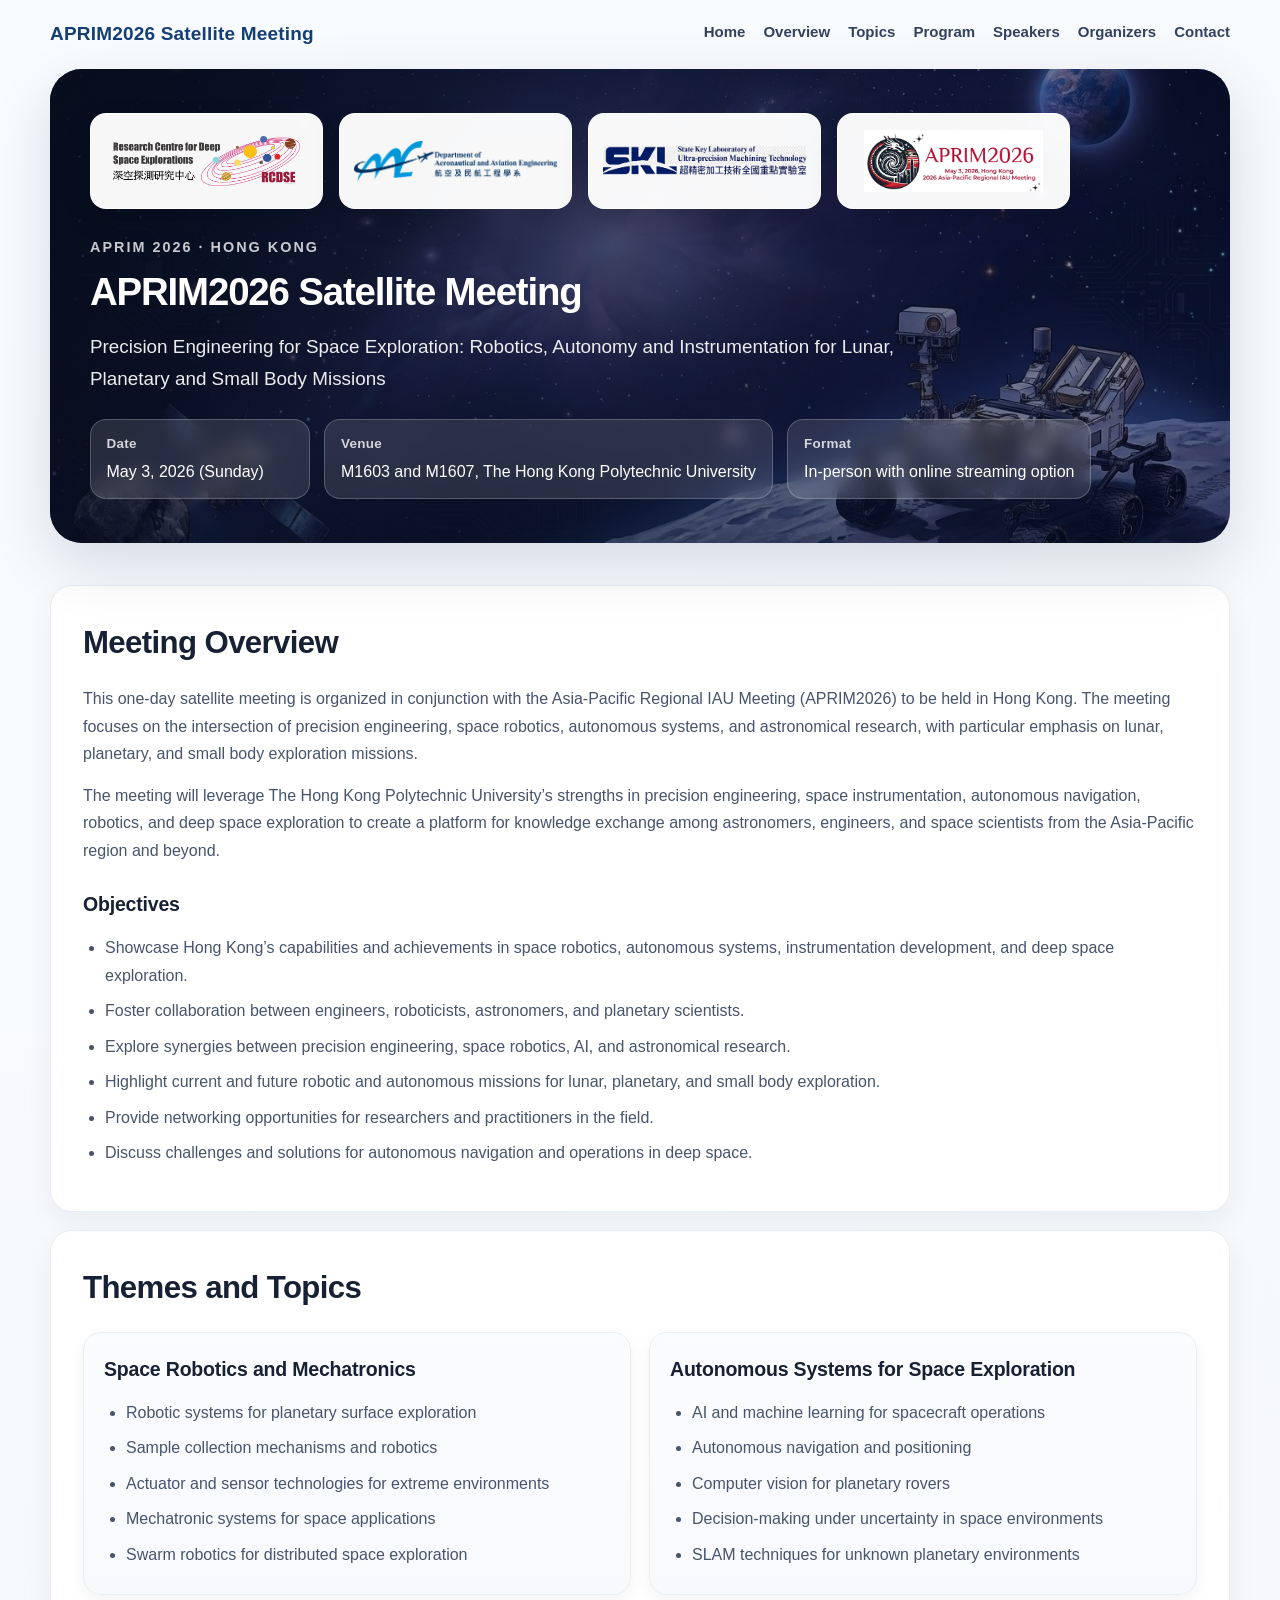
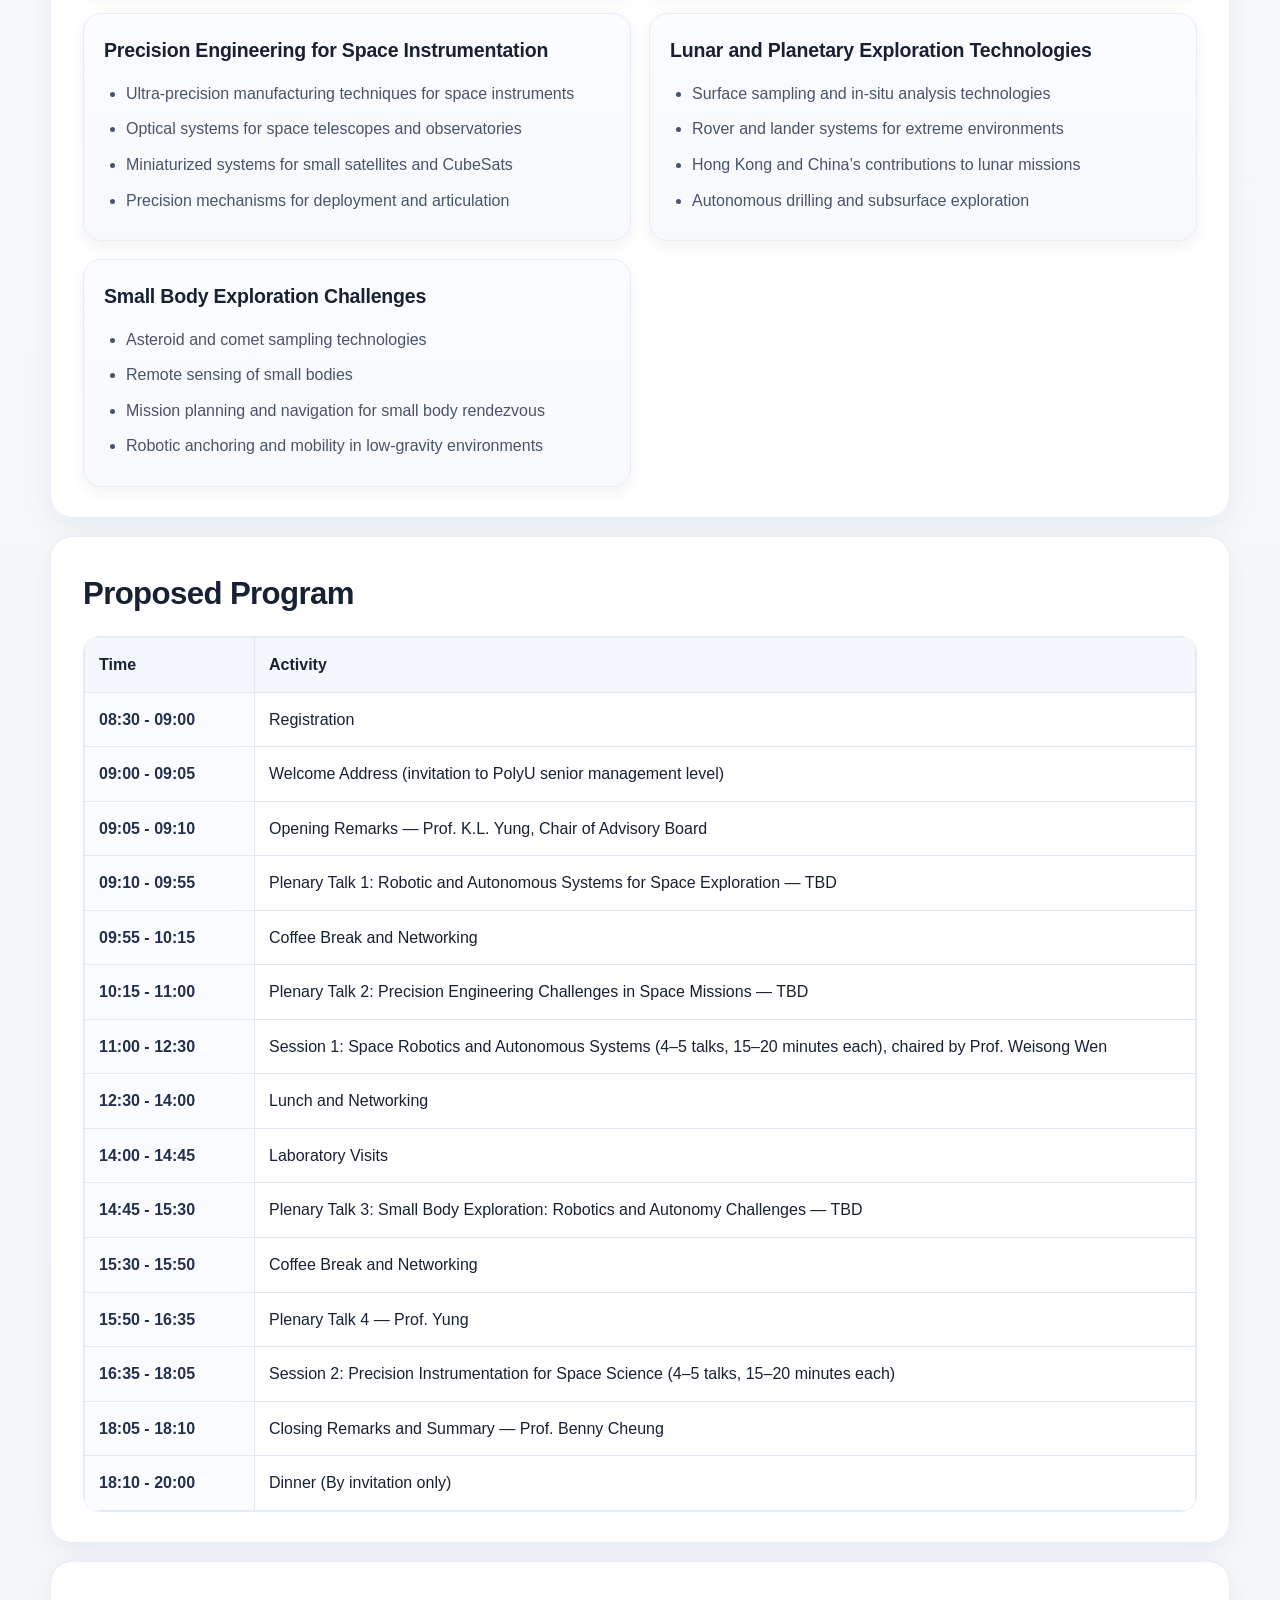
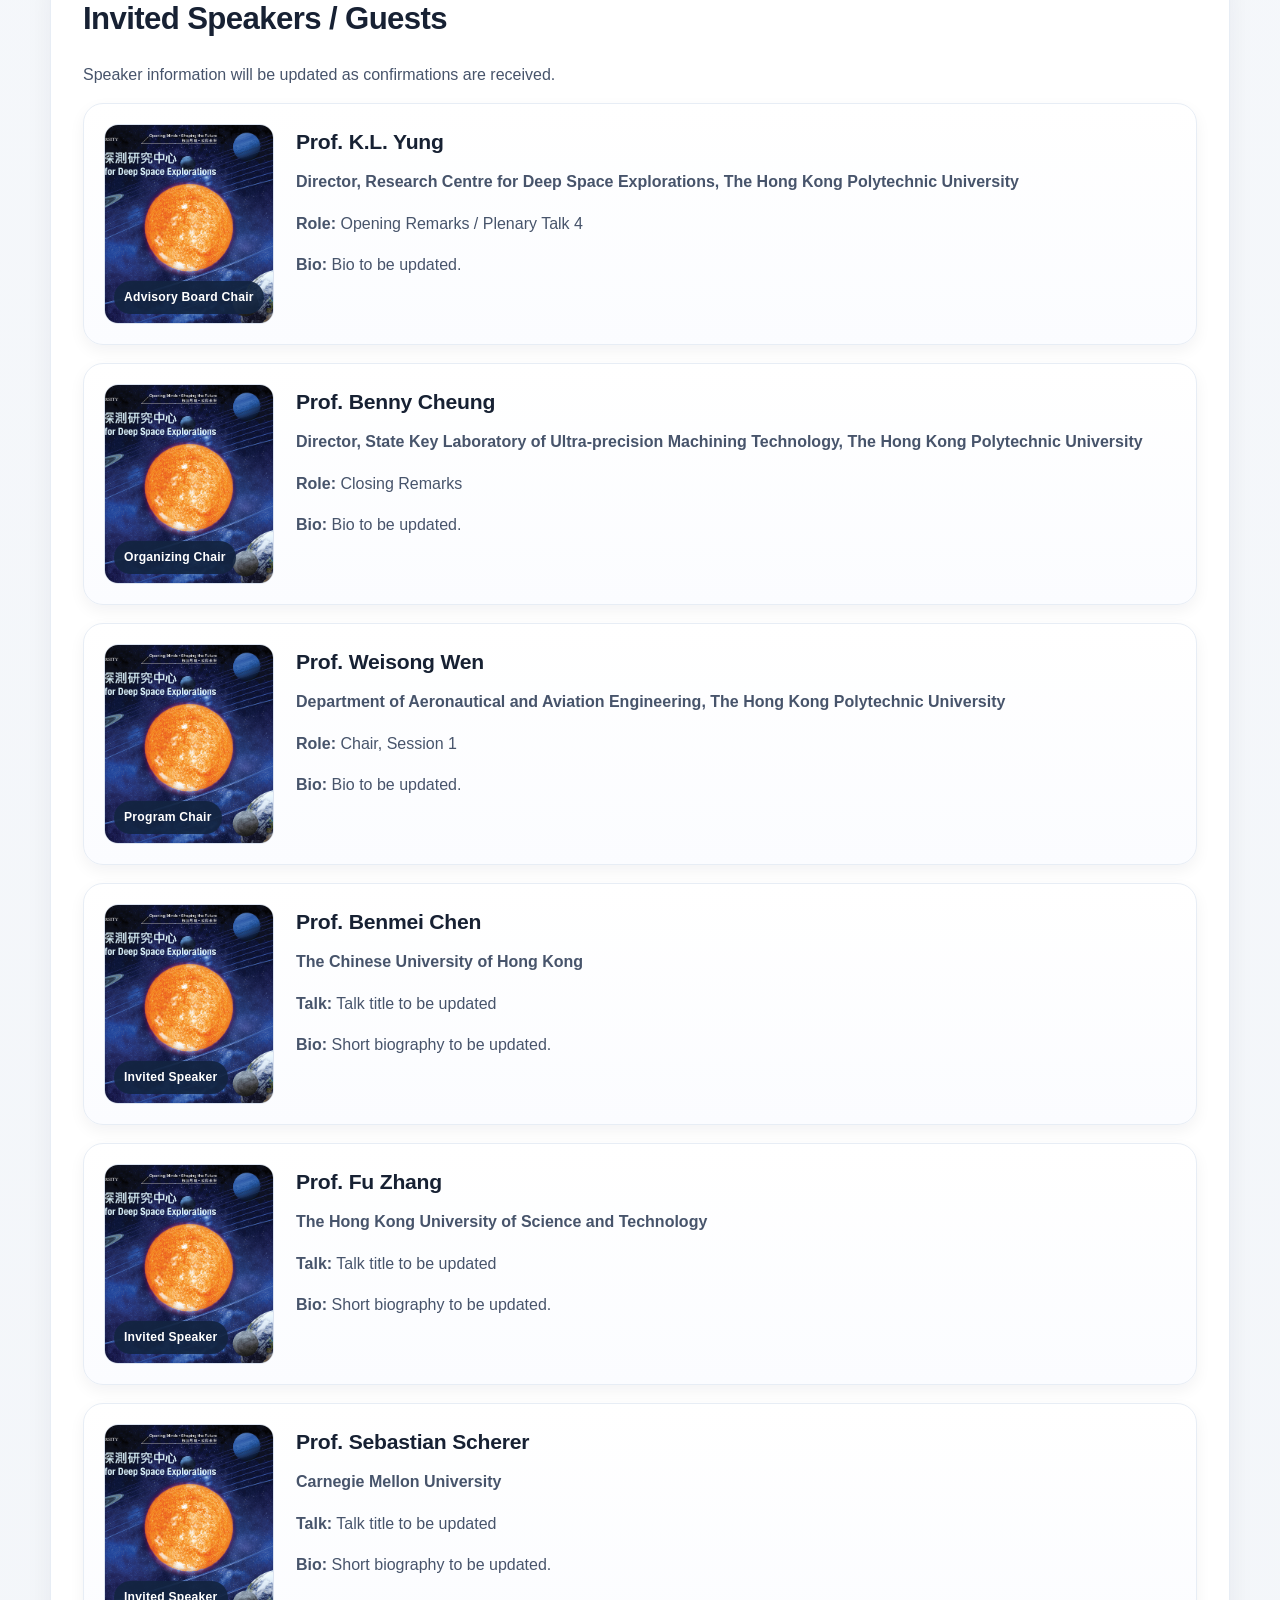
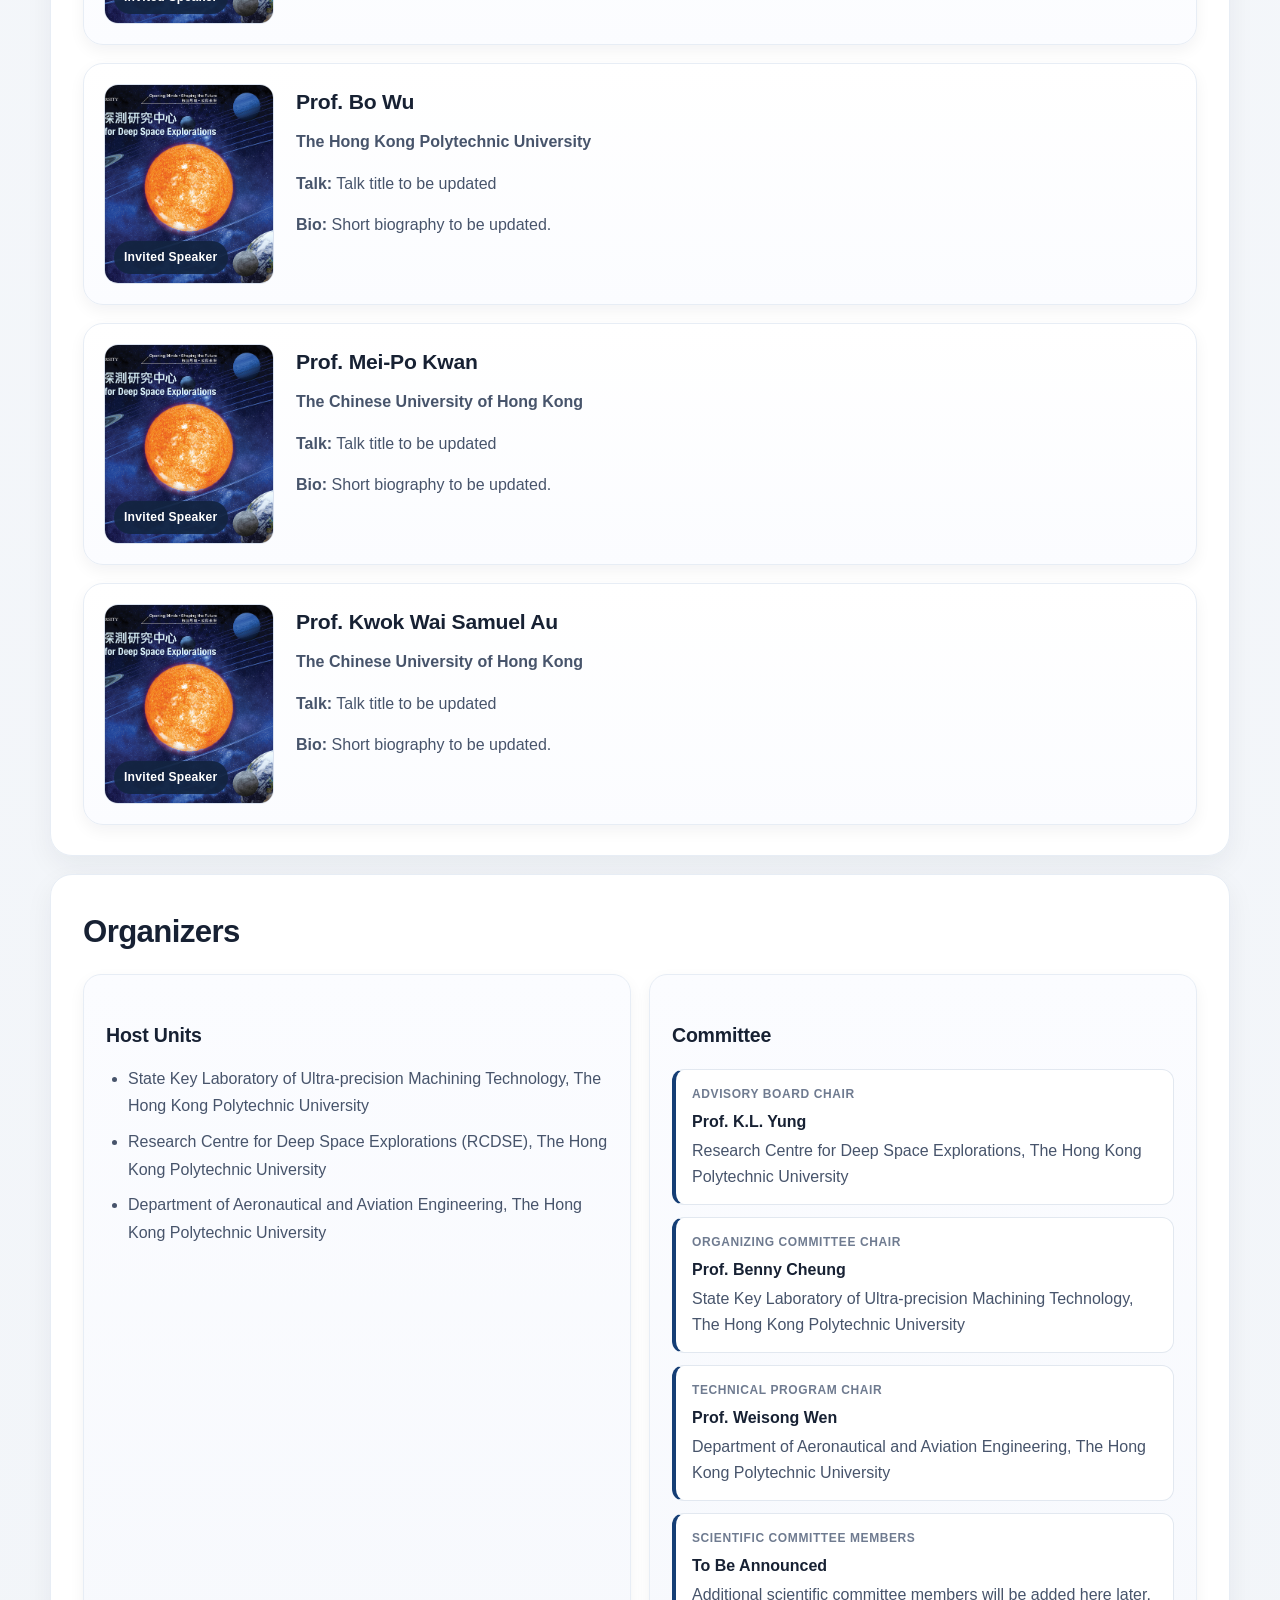
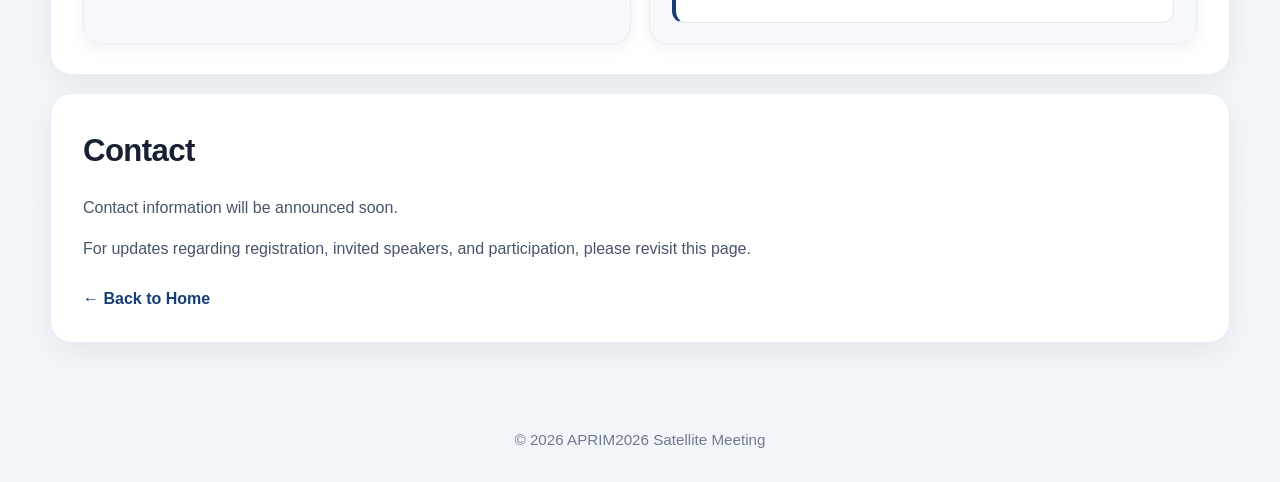
<file: editions/2026.html>
<!DOCTYPE html>
<html lang="en">
<head>
  <meta charset="UTF-8" />
  <meta name="viewport" content="width=device-width, initial-scale=1.0" />
  <title>APRIM2026 Satellite Meeting 2026</title>
  <link rel="stylesheet" href="../styles.css" />
</head>
<body>
  <header class="detail-header">
    <div class="container">
      <div class="detail-topbar">
        <div class="detail-site-name">
          <a href="../index.html">APRIM2026 Satellite Meeting</a>
        </div>
        <nav class="detail-nav">
          <a href="../index.html">Home</a>
          <a href="#overview">Overview</a>
          <a href="#topics">Topics</a>
          <a href="#program">Program</a>
          <a href="#speakers">Speakers</a>
          <a href="#organizers">Organizers</a>
          <a href="#contact">Contact</a>
        </nav>
      </div>

      <section class="detail-hero">
        <div class="detail-logos">
          <div class="detail-logo-box">
            <img src="../images/1.png" alt="Logo 1" />
          </div>
          <div class="detail-logo-box">
            <img src="../images/2.png" alt="Logo 2" />
          </div>
          <div class="detail-logo-box">
            <img src="../images/5.png" alt="Logo 5" />
          </div>
          <div class="detail-logo-box detail-logo-box-square">
            <img src="../images/6.jpg" alt="Logo 6" class="detail-logo-square" />
          </div>
        </div>

        <p class="detail-label">APRIM 2026 · Hong Kong</p>
        <h1>APRIM2026 Satellite Meeting</h1>
        <p class="detail-subtitle">
          Precision Engineering for Space Exploration: Robotics, Autonomy and
          Instrumentation for Lunar, Planetary and Small Body Missions
        </p>

        <div class="detail-meta">
          <div class="meta-chip">
            <strong>Date</strong>
            <span>May 3, 2026 (Sunday)</span>
          </div>
          <div class="meta-chip">
            <strong>Venue</strong>
            <span>M1603 and M1607, The Hong Kong Polytechnic University</span>
          </div>
          <div class="meta-chip">
            <strong>Format</strong>
            <span>In-person with online streaming option</span>
          </div>
        </div>
      </section>
    </div>
  </header>

  <main class="container detail-main">
    <section id="overview" class="detail-section">
      <h2>Meeting Overview</h2>
      <p>
        This one-day satellite meeting is organized in conjunction with the
        Asia-Pacific Regional IAU Meeting (APRIM2026) to be held in Hong Kong.
        The meeting focuses on the intersection of precision engineering, space
        robotics, autonomous systems, and astronomical research, with particular
        emphasis on lunar, planetary, and small body exploration missions.
      </p>
      <p>
        The meeting will leverage The Hong Kong Polytechnic University’s strengths
        in precision engineering, space instrumentation, autonomous navigation,
        robotics, and deep space exploration to create a platform for knowledge
        exchange among astronomers, engineers, and space scientists from the
        Asia-Pacific region and beyond.
      </p>

      <h3>Objectives</h3>
      <ul>
        <li>Showcase Hong Kong’s capabilities and achievements in space robotics, autonomous systems, instrumentation development, and deep space exploration.</li>
        <li>Foster collaboration between engineers, roboticists, astronomers, and planetary scientists.</li>
        <li>Explore synergies between precision engineering, space robotics, AI, and astronomical research.</li>
        <li>Highlight current and future robotic and autonomous missions for lunar, planetary, and small body exploration.</li>
        <li>Provide networking opportunities for researchers and practitioners in the field.</li>
        <li>Discuss challenges and solutions for autonomous navigation and operations in deep space.</li>
      </ul>
    </section>

    <section id="topics" class="detail-section">
      <h2>Themes and Topics</h2>

      <div class="topic-grid">
        <div class="topic-card">
          <h3>Space Robotics and Mechatronics</h3>
          <ul>
            <li>Robotic systems for planetary surface exploration</li>
            <li>Sample collection mechanisms and robotics</li>
            <li>Actuator and sensor technologies for extreme environments</li>
            <li>Mechatronic systems for space applications</li>
            <li>Swarm robotics for distributed space exploration</li>
          </ul>
        </div>

        <div class="topic-card">
          <h3>Autonomous Systems for Space Exploration</h3>
          <ul>
            <li>AI and machine learning for spacecraft operations</li>
            <li>Autonomous navigation and positioning</li>
            <li>Computer vision for planetary rovers</li>
            <li>Decision-making under uncertainty in space environments</li>
            <li>SLAM techniques for unknown planetary environments</li>
          </ul>
        </div>

        <div class="topic-card">
          <h3>Precision Engineering for Space Instrumentation</h3>
          <ul>
            <li>Ultra-precision manufacturing techniques for space instruments</li>
            <li>Optical systems for space telescopes and observatories</li>
            <li>Miniaturized systems for small satellites and CubeSats</li>
            <li>Precision mechanisms for deployment and articulation</li>
          </ul>
        </div>

        <div class="topic-card">
          <h3>Lunar and Planetary Exploration Technologies</h3>
          <ul>
            <li>Surface sampling and in-situ analysis technologies</li>
            <li>Rover and lander systems for extreme environments</li>
            <li>Hong Kong and China’s contributions to lunar missions</li>
            <li>Autonomous drilling and subsurface exploration</li>
          </ul>
        </div>

        <div class="topic-card">
          <h3>Small Body Exploration Challenges</h3>
          <ul>
            <li>Asteroid and comet sampling technologies</li>
            <li>Remote sensing of small bodies</li>
            <li>Mission planning and navigation for small body rendezvous</li>
            <li>Robotic anchoring and mobility in low-gravity environments</li>
          </ul>
        </div>
      </div>
    </section>

    <section id="program" class="detail-section">
      <h2>Proposed Program</h2>

      <div class="program-table-wrap">
        <table class="program-table">
          <thead>
            <tr>
              <th>Time</th>
              <th>Activity</th>
            </tr>
          </thead>
          <tbody>
            <tr>
              <td>08:30 - 09:00</td>
              <td>Registration</td>
            </tr>
            <tr>
              <td>09:00 - 09:05</td>
              <td>Welcome Address (invitation to PolyU senior management level)</td>
            </tr>
            <tr>
              <td>09:05 - 09:10</td>
              <td>Opening Remarks — Prof. K.L. Yung, Chair of Advisory Board</td>
            </tr>
            <tr>
              <td>09:10 - 09:55</td>
              <td>Plenary Talk 1: Robotic and Autonomous Systems for Space Exploration — TBD</td>
            </tr>
            <tr>
              <td>09:55 - 10:15</td>
              <td>Coffee Break and Networking</td>
            </tr>
            <tr>
              <td>10:15 - 11:00</td>
              <td>Plenary Talk 2: Precision Engineering Challenges in Space Missions — TBD</td>
            </tr>
            <tr>
              <td>11:00 - 12:30</td>
              <td>Session 1: Space Robotics and Autonomous Systems (4–5 talks, 15–20 minutes each), chaired by Prof. Weisong Wen</td>
            </tr>
            <tr>
              <td>12:30 - 14:00</td>
              <td>Lunch and Networking</td>
            </tr>
            <tr>
              <td>14:00 - 14:45</td>
              <td>Laboratory Visits</td>
            </tr>
            <tr>
              <td>14:45 - 15:30</td>
              <td>Plenary Talk 3: Small Body Exploration: Robotics and Autonomy Challenges — TBD</td>
            </tr>
            <tr>
              <td>15:30 - 15:50</td>
              <td>Coffee Break and Networking</td>
            </tr>
            <tr>
              <td>15:50 - 16:35</td>
              <td>Plenary Talk 4 — Prof. Yung</td>
            </tr>
            <tr>
              <td>16:35 - 18:05</td>
              <td>Session 2: Precision Instrumentation for Space Science (4–5 talks, 15–20 minutes each)</td>
            </tr>
            <tr>
              <td>18:05 - 18:10</td>
              <td>Closing Remarks and Summary — Prof. Benny Cheung</td>
            </tr>
            <tr>
              <td>18:10 - 20:00</td>
              <td>Dinner (By invitation only)</td>
            </tr>
          </tbody>
        </table>
      </div>
    </section>

    <section id="speakers" class="detail-section">
      <h2>Invited Speakers / Guests</h2>
      <p>Speaker information will be updated as confirmations are received.</p>

      <div class="speaker-list">
        <div class="speaker-card">
          <div class="speaker-photo-wrap">
            <img src="../images/3.jpg" alt="Prof. K.L. Yung" class="speaker-photo" />
            <span class="speaker-badge">Advisory Board Chair</span>
          </div>
          <div class="speaker-info">
            <h3>Prof. K.L. Yung</h3>
            <p class="speaker-role">
              Director, Research Centre for Deep Space Explorations, The Hong Kong Polytechnic University
            </p>
            <p><strong>Role:</strong> Opening Remarks / Plenary Talk 4</p>
            <p><strong>Bio:</strong> Bio to be updated.</p>
          </div>
        </div>

        <div class="speaker-card">
          <div class="speaker-photo-wrap">
            <img src="../images/3.jpg" alt="Prof. Benny Cheung" class="speaker-photo" />
            <span class="speaker-badge">Organizing Chair</span>
          </div>
          <div class="speaker-info">
            <h3>Prof. Benny Cheung</h3>
            <p class="speaker-role">
              Director, State Key Laboratory of Ultra-precision Machining Technology, The Hong Kong Polytechnic University
            </p>
            <p><strong>Role:</strong> Closing Remarks</p>
            <p><strong>Bio:</strong> Bio to be updated.</p>
          </div>
        </div>

        <div class="speaker-card">
          <div class="speaker-photo-wrap">
            <img src="../images/3.jpg" alt="Prof. Weisong Wen" class="speaker-photo" />
            <span class="speaker-badge">Program Chair</span>
          </div>
          <div class="speaker-info">
            <h3>Prof. Weisong Wen</h3>
            <p class="speaker-role">
              Department of Aeronautical and Aviation Engineering, The Hong Kong Polytechnic University
            </p>
            <p><strong>Role:</strong> Chair, Session 1</p>
            <p><strong>Bio:</strong> Bio to be updated.</p>
          </div>
        </div>

        <div class="speaker-card">
          <div class="speaker-photo-wrap">
            <img src="../images/3.jpg" alt="Prof. Benmei Chen" class="speaker-photo" />
            <span class="speaker-badge">Invited Speaker</span>
          </div>
          <div class="speaker-info">
            <h3>Prof. Benmei Chen</h3>
            <p class="speaker-role">The Chinese University of Hong Kong</p>
            <p><strong>Talk:</strong> Talk title to be updated</p>
            <p><strong>Bio:</strong> Short biography to be updated.</p>
          </div>
        </div>

        <div class="speaker-card">
          <div class="speaker-photo-wrap">
            <img src="../images/3.jpg" alt="Prof. Fu Zhang" class="speaker-photo" />
            <span class="speaker-badge">Invited Speaker</span>
          </div>
          <div class="speaker-info">
            <h3>Prof. Fu Zhang</h3>
            <p class="speaker-role">The Hong Kong University of Science and Technology</p>
            <p><strong>Talk:</strong> Talk title to be updated</p>
            <p><strong>Bio:</strong> Short biography to be updated.</p>
          </div>
        </div>

        <div class="speaker-card">
          <div class="speaker-photo-wrap">
            <img src="../images/3.jpg" alt="Prof. Sebastian Scherer" class="speaker-photo" />
            <span class="speaker-badge">Invited Speaker</span>
          </div>
          <div class="speaker-info">
            <h3>Prof. Sebastian Scherer</h3>
            <p class="speaker-role">Carnegie Mellon University</p>
            <p><strong>Talk:</strong> Talk title to be updated</p>
            <p><strong>Bio:</strong> Short biography to be updated.</p>
          </div>
        </div>

        <div class="speaker-card">
          <div class="speaker-photo-wrap">
            <img src="../images/3.jpg" alt="Prof. Bo Wu" class="speaker-photo" />
            <span class="speaker-badge">Invited Speaker</span>
          </div>
          <div class="speaker-info">
            <h3>Prof. Bo Wu</h3>
            <p class="speaker-role">The Hong Kong Polytechnic University</p>
            <p><strong>Talk:</strong> Talk title to be updated</p>
            <p><strong>Bio:</strong> Short biography to be updated.</p>
          </div>
        </div>

        <div class="speaker-card">
          <div class="speaker-photo-wrap">
            <img src="../images/3.jpg" alt="Prof. Mei-Po Kwan" class="speaker-photo" />
            <span class="speaker-badge">Invited Speaker</span>
          </div>
          <div class="speaker-info">
            <h3>Prof. Mei-Po Kwan</h3>
            <p class="speaker-role">The Chinese University of Hong Kong</p>
            <p><strong>Talk:</strong> Talk title to be updated</p>
            <p><strong>Bio:</strong> Short biography to be updated.</p>
          </div>
        </div>

        <div class="speaker-card">
          <div class="speaker-photo-wrap">
            <img src="../images/3.jpg" alt="Prof. Kwok Wai Samuel Au" class="speaker-photo" />
            <span class="speaker-badge">Invited Speaker</span>
          </div>
          <div class="speaker-info">
            <h3>Prof. Kwok Wai Samuel Au</h3>
            <p class="speaker-role">The Chinese University of Hong Kong</p>
            <p><strong>Talk:</strong> Talk title to be updated</p>
            <p><strong>Bio:</strong> Short biography to be updated.</p>
          </div>
        </div>
      </div>
    </section>

 <section id="organizers" class="detail-section">
  <h2>Organizers</h2>

  <div class="organizer-columns">
    <div class="organizer-box">
      <h3>Host Units</h3>
      <ul>
        <li>State Key Laboratory of Ultra-precision Machining Technology, The Hong Kong Polytechnic University</li>
        <li>Research Centre for Deep Space Explorations (RCDSE), The Hong Kong Polytechnic University</li>
        <li>Department of Aeronautical and Aviation Engineering, The Hong Kong Polytechnic University</li>
      </ul>
    </div>

    <div class="organizer-box organizer-box-wide">
      <h3>Committee</h3>

      <div class="committee-simple-list">
        <article class="committee-simple-item">
          <div class="committee-simple-role">Advisory Board Chair</div>
          <h4>Prof. K.L. Yung</h4>
          <p>Research Centre for Deep Space Explorations, The Hong Kong Polytechnic University</p>
        </article>

        <article class="committee-simple-item">
          <div class="committee-simple-role">Organizing Committee Chair</div>
          <h4>Prof. Benny Cheung</h4>
          <p>State Key Laboratory of Ultra-precision Machining Technology, The Hong Kong Polytechnic University</p>
        </article>

        <article class="committee-simple-item">
          <div class="committee-simple-role">Technical Program Chair</div>
          <h4>Prof. Weisong Wen</h4>
          <p>Department of Aeronautical and Aviation Engineering, The Hong Kong Polytechnic University</p>
        </article>

        <article class="committee-simple-item">
          <div class="committee-simple-role">Scientific Committee Members</div>
          <h4>To Be Announced</h4>
          <p>Additional scientific committee members will be added here later.</p>
        </article>
      </div>
    </div>
  </div>
</section>

    <section id="contact" class="detail-section">
      <h2>Contact</h2>
      <p>Contact information will be announced soon.</p>
      <p>
        For updates regarding registration, invited speakers, and participation,
        please revisit this page.
      </p>
      <a href="../index.html" class="back-link">← Back to Home</a>
    </section>
  </main>

  <footer class="site-footer">
    <div class="container">
      <p>© 2026 APRIM2026 Satellite Meeting</p>
    </div>
  </footer>
</body>
</html>
</file>
<file: styles.css>
* {
  box-sizing: border-box;
}

:root {
  --bg: #f3f5f9;
  --surface: #ffffff;
  --surface-soft: #f8fafe;
  --surface-muted: #f5f7fb;
  --border: #d9e1ec;
  --border-soft: #e7edf5;
  --text: #172133;
  --text-soft: #47546b;
  --text-muted: #6f7b90;
  --primary: #153e75;
  --primary-soft: #eaf1fb;
  --accent: #b9974f;
  --shadow-lg: 0 22px 60px rgba(16, 28, 48, 0.14);
  --shadow-md: 0 10px 28px rgba(16, 28, 48, 0.06);
  --shadow-sm: 0 6px 16px rgba(16, 28, 48, 0.05);
  --radius-xl: 28px;
  --radius-lg: 20px;
  --radius-md: 14px;
  --radius-sm: 10px;
}

html {
  scroll-behavior: smooth;
}

body {
  margin: 0;
  font-family: "Segoe UI", "Helvetica Neue", Arial, sans-serif;
  line-height: 1.72;
  color: var(--text);
  background:
    radial-gradient(circle at top left, #f8fbff 0%, transparent 30%),
    linear-gradient(180deg, #f7f9fc 0%, #f2f5f9 100%);
}

img {
  max-width: 100%;
  display: block;
}

a {
  color: var(--primary);
  text-decoration: none;
  transition: color 0.2s ease, opacity 0.2s ease;
}

a:hover {
  color: #0f315e;
  text-decoration: none;
}

.container {
  width: min(1180px, calc(100% - 40px));
  margin: 0 auto;
}

/* ===== Landing page ===== */

.landing-header {
  padding: 22px 0 12px;
}

.top-nav {
  display: flex;
  justify-content: space-between;
  align-items: center;
  gap: 20px;
  margin-bottom: 18px;
}

.brand {
  font-size: 21px;
  font-weight: 700;
  color: var(--text);
  letter-spacing: 0.01em;
}

.nav-links {
  display: flex;
  flex-wrap: wrap;
  gap: 18px;
  font-size: 15px;
}

.nav-links a {
  color: #31415d;
  font-weight: 600;
  padding-bottom: 2px;
  border-bottom: 2px solid transparent;
}

.nav-links a:hover {
  border-bottom-color: rgba(21, 62, 117, 0.25);
}

.hero-banner {
  position: relative;
  min-height: 680px;
  padding: 36px 36px 46px;
  border-radius: 32px;
  overflow: hidden;
  background-image: url("images/background.jpg");
  background-size: cover;
  background-position: center;
  box-shadow: var(--shadow-lg);
}

.hero-overlay {
  position: absolute;
  inset: 0;
  background: linear-gradient(
    90deg,
    rgba(8, 15, 28, 0.86) 0%,
    rgba(10, 18, 32, 0.68) 44%,
    rgba(12, 20, 34, 0.38) 100%
  );
}

.hero-inner {
  position: relative;
  z-index: 1;
  max-width: 1020px;
}

.hero-logos {
  display: grid;
  grid-template-columns: repeat(4, minmax(0, 1fr));
  gap: 16px;
  margin-bottom: 30px;
  max-width: 980px;
}

.logo-box {
  background: rgba(255, 255, 255, 0.97);
  border: 1px solid rgba(255, 255, 255, 0.92);
  border-radius: 18px;
  padding: 14px 16px;
  height: 102px;
  display: flex;
  align-items: center;
  justify-content: center;
  box-shadow: 0 14px 30px rgba(0, 0, 0, 0.16);
}

.logo-box img {
  max-width: 100%;
  max-height: 52px;
  width: auto;
  height: auto;
  object-fit: contain;
}

.logo-box-square .logo-square {
  max-height: 64px;
}

.hero-text {
  max-width: 940px;
  color: #ffffff;
}

.hero-kicker {
  margin: 0 0 10px;
  font-size: 0.92rem;
  font-weight: 700;
  letter-spacing: 0.14em;
  text-transform: uppercase;
  color: rgba(255, 255, 255, 0.78);
}

.hero-text h1 {
  margin: 0 0 18px;
  line-height: 1.02;
  letter-spacing: -0.03em;
  color: #ffffff;
}

.hero-text h1 span {
  display: block;
}

.hero-text h1 span:first-child {
  font-size: clamp(2.3rem, 4vw, 3.8rem);
  font-weight: 800;
}

.hero-text h1 span:last-child {
  font-size: clamp(2rem, 3.8vw, 3.3rem);
  font-weight: 800;
}

.landing-tagline {
  margin: 0 0 14px;
  font-size: clamp(1.02rem, 1.55vw, 1.24rem);
  line-height: 1.68;
  color: #eef3ff;
  max-width: 920px;
  font-weight: 600;
}

.landing-intro {
  margin: 0 0 24px;
  max-width: 760px;
  font-size: 1rem;
  line-height: 1.78;
  color: rgba(255, 255, 255, 0.92);
}

.hero-meta-row {
  display: grid;
  grid-template-columns: 220px 1.2fr 300px;
  gap: 14px;
  margin: 0 0 28px;
  max-width: 980px;
}

.hero-meta-card {
  background: rgba(255, 255, 255, 0.12);
  border: 1px solid rgba(255, 255, 255, 0.22);
  border-radius: 18px;
  padding: 14px 16px;
  color: #ffffff;
  backdrop-filter: blur(8px);
  box-shadow: 0 8px 22px rgba(0, 0, 0, 0.1);
}

.hero-meta-card-wide {
  min-width: 0;
}

.meta-label {
  display: block;
  margin-bottom: 6px;
  font-size: 0.85rem;
  font-weight: 700;
  color: rgba(255, 255, 255, 0.78);
}

.meta-value {
  display: block;
  font-size: 1rem;
  line-height: 1.5;
  color: #ffffff;
}

.hero-actions {
  display: flex;
  flex-wrap: wrap;
  gap: 16px;
  align-items: stretch;
}

.hero-actions-main {
  margin-top: 4px;
}

.button-primary,
.button-secondary {
  display: inline-flex;
  align-items: center;
  justify-content: center;
  border-radius: 16px;
  font-size: 1rem;
  font-weight: 700;
  transition: all 0.22s ease;
}

.button-primary:hover,
.button-secondary:hover {
  text-decoration: none;
}

.hero-main-button {
  min-width: 320px;
  min-height: 82px;
  padding: 16px 24px;
  border-radius: 18px;
  background: linear-gradient(135deg, #ffffff 0%, #eef3fb 100%);
  color: #122543;
  border: 1px solid rgba(255, 255, 255, 0.95);
  box-shadow: 0 16px 34px rgba(0, 0, 0, 0.2);
  display: inline-flex;
  flex-direction: column;
  align-items: flex-start;
  justify-content: center;
  gap: 4px;
}

.hero-main-button:hover {
  transform: translateY(-1px);
  background: linear-gradient(135deg, #ffffff 0%, #e8f0fb 100%);
  color: #122543;
}

.button-main-text {
  font-size: 1.12rem;
  font-weight: 800;
}

.button-sub-text {
  font-size: 0.88rem;
  font-weight: 600;
  color: #52627c;
}

.button-hotel {
  min-width: 300px;
  min-height: 82px;
  padding: 14px 18px;
  border-radius: 18px;
  background: rgba(255, 255, 255, 0.14);
  border: 1px solid rgba(255, 255, 255, 0.28);
  box-shadow: 0 12px 24px rgba(0, 0, 0, 0.14);
  backdrop-filter: blur(8px);
  color: #ffffff;
  display: inline-flex;
  align-items: center;
  gap: 14px;
}

.button-hotel:hover {
  background: rgba(255, 255, 255, 0.18);
  color: #ffffff;
}

.hotel-icon {
  width: 42px;
  height: 42px;
  border-radius: 12px;
  background: rgba(255, 255, 255, 0.16);
  display: inline-flex;
  align-items: center;
  justify-content: center;
  font-size: 1.2rem;
  font-weight: 700;
}

.hotel-text {
  display: flex;
  flex-direction: column;
  line-height: 1.35;
}

.hotel-title {
  font-size: 1rem;
  font-weight: 800;
}

.hotel-subtitle {
  font-size: 0.85rem;
  color: rgba(255, 255, 255, 0.8);
}

.landing-main {
  padding: 32px 0 58px;
}

.landing-section {
  background: rgba(255, 255, 255, 0.96);
  border: 1px solid var(--border-soft);
  border-radius: 22px;
  padding: 28px 30px;
  margin-bottom: 18px;
  box-shadow: var(--shadow-md);
}

.landing-section h2 {
  margin: 0 0 10px;
  font-size: 1.86rem;
  color: var(--text);
  letter-spacing: -0.02em;
}

.small-label {
  margin: 0 0 10px;
  font-size: 0.95rem;
  color: var(--text-muted);
  font-weight: 700;
  letter-spacing: 0.02em;
}

.landing-section p {
  margin: 0;
  font-size: 1rem;
  color: var(--text-soft);
}

.section-button-wrap {
  margin-top: 20px !important;
}

.section-main-button {
  min-width: 250px;
  padding: 14px 24px;
  background: linear-gradient(135deg, #1b4d8d 0%, #143a6a 100%);
  color: #ffffff;
  border: 1px solid #1a477f;
  box-shadow: 0 10px 22px rgba(21, 62, 117, 0.16);
}

.section-main-button:hover {
  background: linear-gradient(135deg, #17457f 0%, #11355f 100%);
  color: #ffffff;
}

/* ===== Detail page ===== */

.detail-header {
  padding: 18px 0 10px;
}

.detail-topbar {
  display: flex;
  justify-content: space-between;
  align-items: center;
  gap: 20px;
  margin-bottom: 18px;
}

.detail-site-name {
  font-size: 19px;
  font-weight: 700;
  color: var(--text);
  letter-spacing: 0.01em;
}

.detail-nav {
  display: flex;
  flex-wrap: wrap;
  gap: 18px;
  font-size: 15px;
}

.detail-nav a {
  color: #34415e;
  font-weight: 600;
  padding-bottom: 2px;
  border-bottom: 2px solid transparent;
}

.detail-nav a:hover {
  border-bottom-color: rgba(21, 62, 117, 0.25);
}

.detail-hero {
  position: relative;
  overflow: hidden;
  background-image: url("images/background.jpg");
  background-size: cover;
  background-position: center;
  border-radius: 32px;
  padding: 44px 40px;
  color: #ffffff;
  box-shadow: var(--shadow-lg);
}

.detail-hero::before {
  content: "";
  position: absolute;
  inset: 0;
  background: linear-gradient(
    90deg,
    rgba(8, 15, 28, 0.82) 0%,
    rgba(9, 18, 33, 0.66) 42%,
    rgba(12, 20, 34, 0.4) 100%
  );
}

.detail-hero > * {
  position: relative;
  z-index: 1;
}

.detail-logos {
  display: grid;
  grid-template-columns: repeat(4, minmax(0, 1fr));
  gap: 16px;
  margin-bottom: 26px;
  max-width: 980px;
}

.detail-logo-box {
  background: rgba(255, 255, 255, 0.97);
  border: 1px solid rgba(255, 255, 255, 0.92);
  border-radius: 16px;
  padding: 12px 14px;
  height: 96px;
  display: flex;
  align-items: center;
  justify-content: center;
  box-shadow: 0 12px 28px rgba(0, 0, 0, 0.14);
}

.detail-logo-box img {
  max-width: 100%;
  max-height: 50px;
  width: auto;
  height: auto;
  object-fit: contain;
}

.detail-logo-box-square .detail-logo-square {
  max-height: 62px;
}

.detail-label {
  margin: 0 0 12px;
  font-size: 0.9rem;
  font-weight: 700;
  letter-spacing: 0.14em;
  text-transform: uppercase;
  color: rgba(255, 255, 255, 0.78);
}

.detail-hero h1 {
  margin: 0 0 18px;
  font-size: clamp(2rem, 3vw, 3rem);
  line-height: 1.08;
  letter-spacing: -0.03em;
}

.detail-subtitle {
  margin: 0 0 24px;
  max-width: 860px;
  font-size: clamp(1rem, 1.5vw, 1.18rem);
  line-height: 1.7;
  color: rgba(255, 255, 255, 0.92);
}

.detail-meta {
  display: flex;
  flex-wrap: wrap;
  gap: 14px;
}

.meta-chip {
  background: rgba(255, 255, 255, 0.12);
  border: 1px solid rgba(255, 255, 255, 0.22);
  color: #ffffff;
  border-radius: 16px;
  padding: 12px 16px;
  min-width: 220px;
  backdrop-filter: blur(8px);
}

.meta-chip strong {
  display: block;
  margin-bottom: 3px;
  font-size: 0.84rem;
  color: rgba(255, 255, 255, 0.8);
  letter-spacing: 0.02em;
}

.detail-main {
  padding: 32px 0 58px;
}

.detail-section {
  background: rgba(255, 255, 255, 0.97);
  border: 1px solid var(--border-soft);
  border-radius: 22px;
  padding: 30px 32px;
  margin-bottom: 18px;
  box-shadow: var(--shadow-md);
}

.detail-section h2 {
  margin: 0 0 16px;
  font-size: 1.95rem;
  color: var(--text);
  letter-spacing: -0.02em;
}

.detail-section h3 {
  margin: 24px 0 12px;
  font-size: 1.22rem;
  color: var(--text);
  letter-spacing: -0.01em;
}

.detail-section p {
  margin: 0 0 14px;
  color: var(--text-soft);
}

.detail-section ul {
  margin: 0 0 14px 22px;
  padding: 0;
}

.detail-section li {
  margin: 0 0 8px;
  color: var(--text-soft);
}

.topic-grid {
  display: grid;
  grid-template-columns: repeat(2, minmax(0, 1fr));
  gap: 18px;
  margin-top: 18px;
}

.topic-card {
  background: linear-gradient(180deg, #fbfcff 0%, #f7f9fd 100%);
  border: 1px solid var(--border-soft);
  border-radius: 18px;
  padding: 20px 20px 12px;
  box-shadow: var(--shadow-sm);
}

.topic-card h3 {
  margin-top: 0;
}

.program-table-wrap {
  overflow-x: auto;
  border-radius: 16px;
  border: 1px solid var(--border-soft);
}

.program-table {
  width: 100%;
  border-collapse: collapse;
  margin-top: 0;
  background: #ffffff;
}

.program-table th,
.program-table td {
  border: 1px solid #e3e9f2;
  padding: 13px 14px;
  text-align: left;
  vertical-align: top;
}

.program-table th {
  background: #f4f7fc;
  color: var(--text);
  font-weight: 700;
}

.program-table td:first-child {
  width: 170px;
  white-space: nowrap;
  font-weight: 700;
  color: #22304d;
  background: #fbfcff;
}

.speaker-list {
  display: grid;
  gap: 18px;
}

.speaker-card {
  display: grid;
  grid-template-columns: 170px 1fr;
  gap: 22px;
  align-items: start;
  background: linear-gradient(180deg, #ffffff 0%, #fbfcff 100%);
  border: 1px solid var(--border-soft);
  border-radius: 20px;
  padding: 20px;
  box-shadow: var(--shadow-sm);
}

.speaker-photo-wrap {
  position: relative;
}

.speaker-photo {
  width: 170px;
  height: 200px;
  object-fit: cover;
  border-radius: 14px;
  border: 1px solid #dbe3ef;
  background: #eef3f9;
}

.speaker-badge {
  position: absolute;
  left: 10px;
  bottom: 10px;
  background: rgba(18, 36, 64, 0.9);
  color: #ffffff;
  padding: 6px 10px;
  border-radius: 999px;
  font-size: 0.76rem;
  font-weight: 700;
  letter-spacing: 0.02em;
}

.speaker-info h3 {
  margin: 0 0 8px;
  font-size: 1.32rem;
  color: var(--text);
  letter-spacing: -0.01em;
}

.speaker-role {
  margin: 0 0 10px;
  color: #55637a;
  font-weight: 600;
}

.organizer-columns {
  display: grid;
  grid-template-columns: repeat(2, minmax(0, 1fr));
  gap: 18px;
}

.organizer-box {
  background: linear-gradient(180deg, #fbfcff 0%, #f7f9fd 100%);
  border: 1px solid var(--border-soft);
  border-radius: 18px;
  padding: 20px 22px;
  box-shadow: var(--shadow-sm);
}

.organizer-box-wide {
  grid-column: span 1;
}

/* ===== Committee simple version ===== */

.committee-simple-list {
  display: grid;
  gap: 12px;
  margin-top: 16px;
}

.committee-simple-item {
  padding: 14px 16px;
  border: 1px solid #e2e8f0;
  border-left: 4px solid var(--primary);
  border-radius: 12px;
  background: #ffffff;
}

.committee-simple-role {
  font-size: 12px;
  font-weight: 700;
  letter-spacing: 0.05em;
  text-transform: uppercase;
  color: var(--text-muted);
  margin-bottom: 6px;
}

.committee-simple-item h4 {
  margin: 0 0 6px;
  font-size: 1rem;
  line-height: 1.35;
  color: var(--text);
}

.committee-simple-item p {
  margin: 0;
  color: var(--text-soft);
  line-height: 1.62;
}

.back-link {
  display: inline-flex;
  margin-top: 8px;
  font-weight: 700;
}

.site-footer {
  padding: 8px 0 28px;
}

.site-footer p {
  margin: 0;
  text-align: center;
  color: var(--text-muted);
  font-size: 0.95rem;
}

/* ===== Responsive ===== */

@media (max-width: 900px) {
  .top-nav,
  .detail-topbar {
    flex-direction: column;
    align-items: flex-start;
  }

  .hero-banner {
    min-height: 700px;
    padding: 28px 24px 34px;
    border-radius: 24px;
  }

  .hero-logos,
  .detail-logos {
    grid-template-columns: repeat(2, minmax(0, 1fr));
  }

  .hero-meta-row {
    grid-template-columns: 1fr;
  }

  .hero-main-button,
  .button-hotel {
    width: 100%;
  }

  .detail-hero {
    padding: 32px 24px;
    border-radius: 24px;
  }

  .topic-grid,
  .organizer-columns {
    grid-template-columns: 1fr;
  }

  .speaker-card {
    grid-template-columns: 1fr;
  }
}

@media (max-width: 600px) {
  .container {
    width: min(100%, calc(100% - 20px));
  }

  .nav-links,
  .detail-nav {
    gap: 12px;
    font-size: 14px;
  }

  .hero-logos,
  .detail-logos {
    grid-template-columns: 1fr;
  }

  .landing-section,
  .detail-section {
    padding: 22px 20px;
    border-radius: 18px;
  }

  .speaker-photo {
    width: 100%;
    max-width: 220px;
    height: 240px;
  }

  .meta-chip {
    width: 100%;
  }
}
</file>
